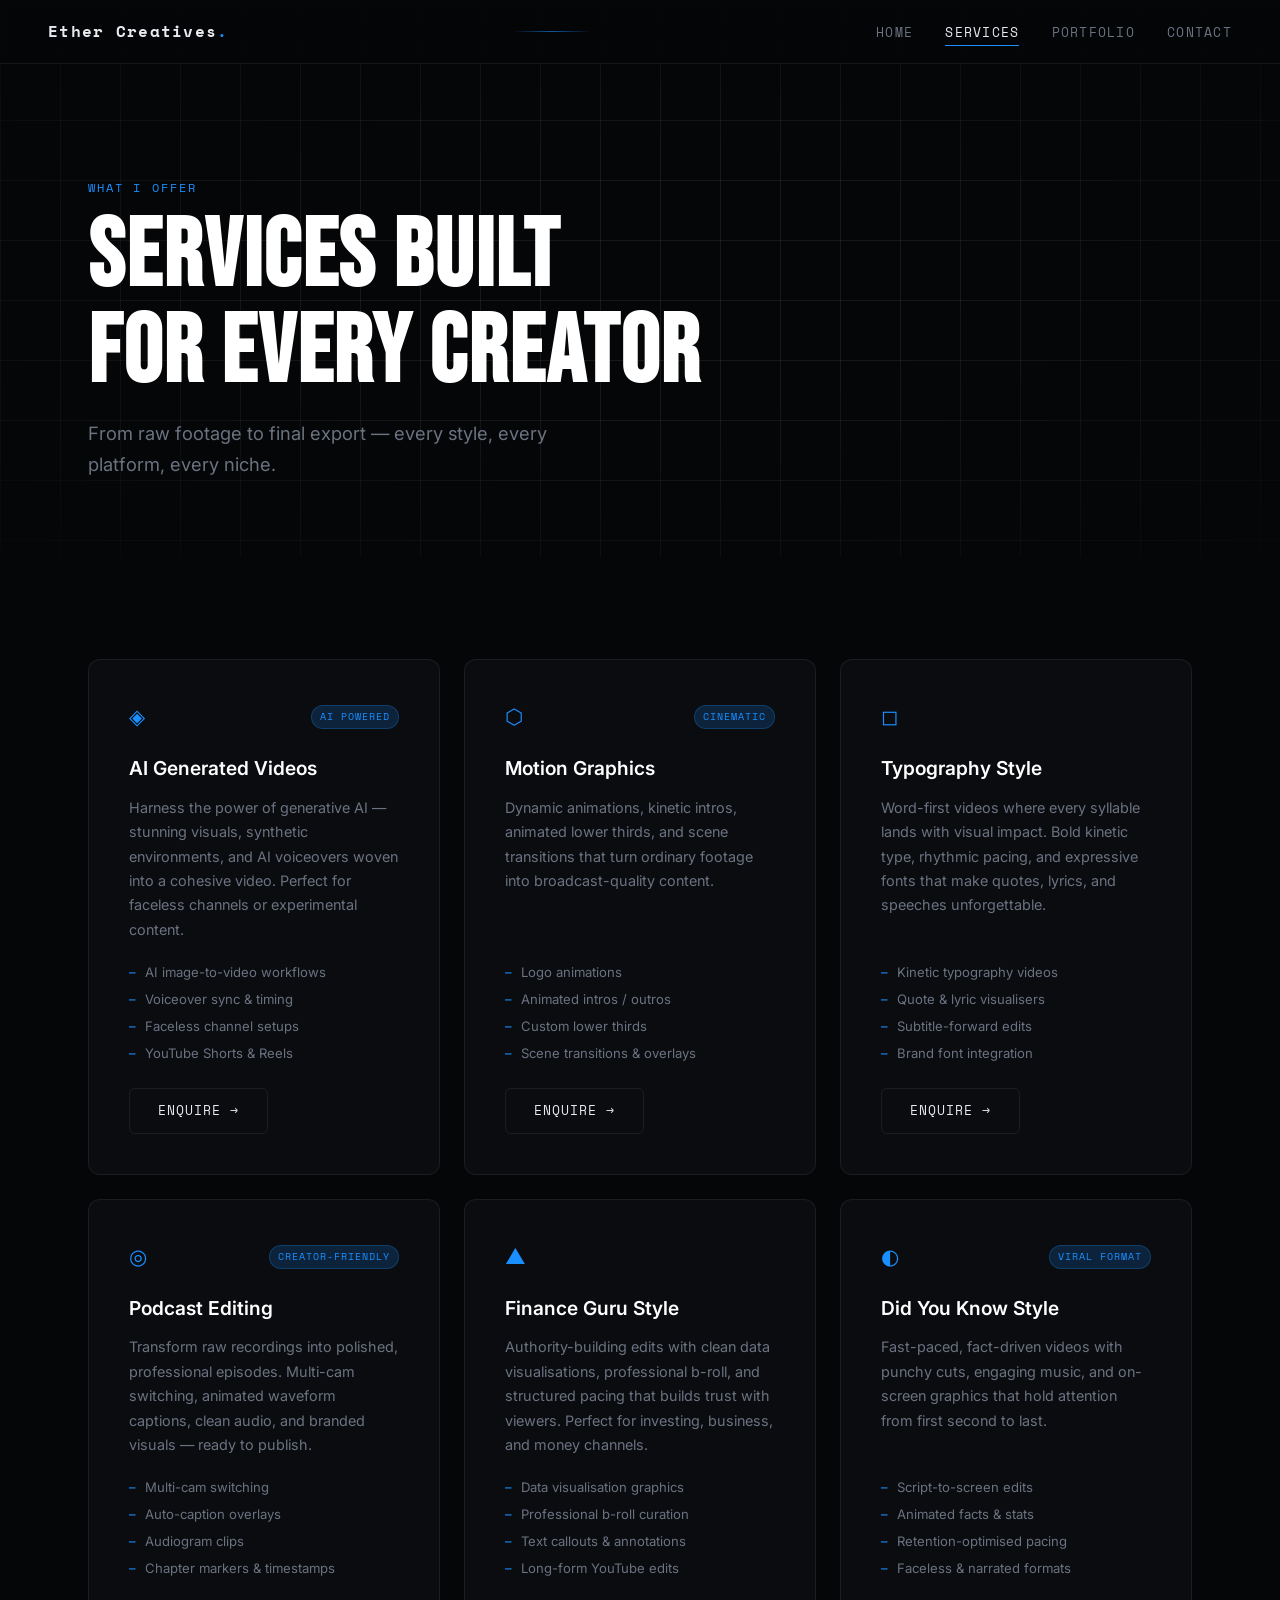
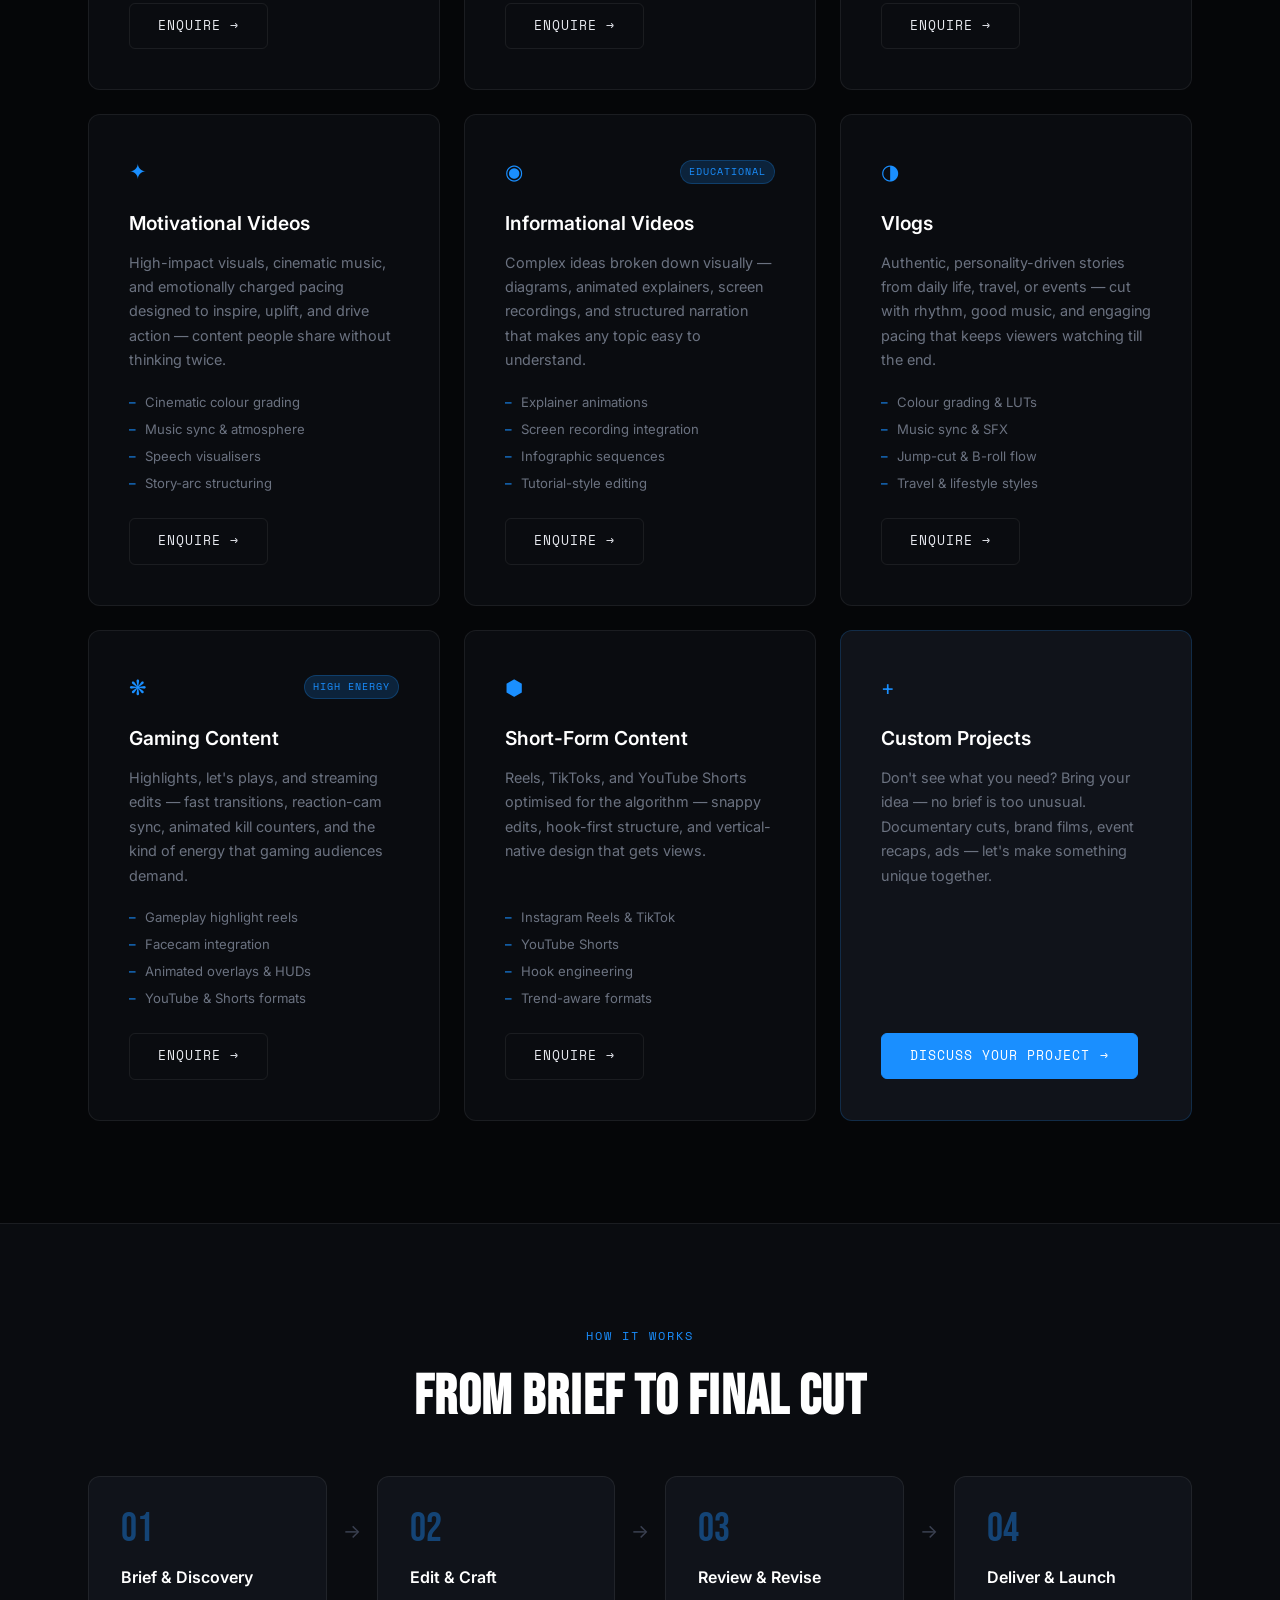
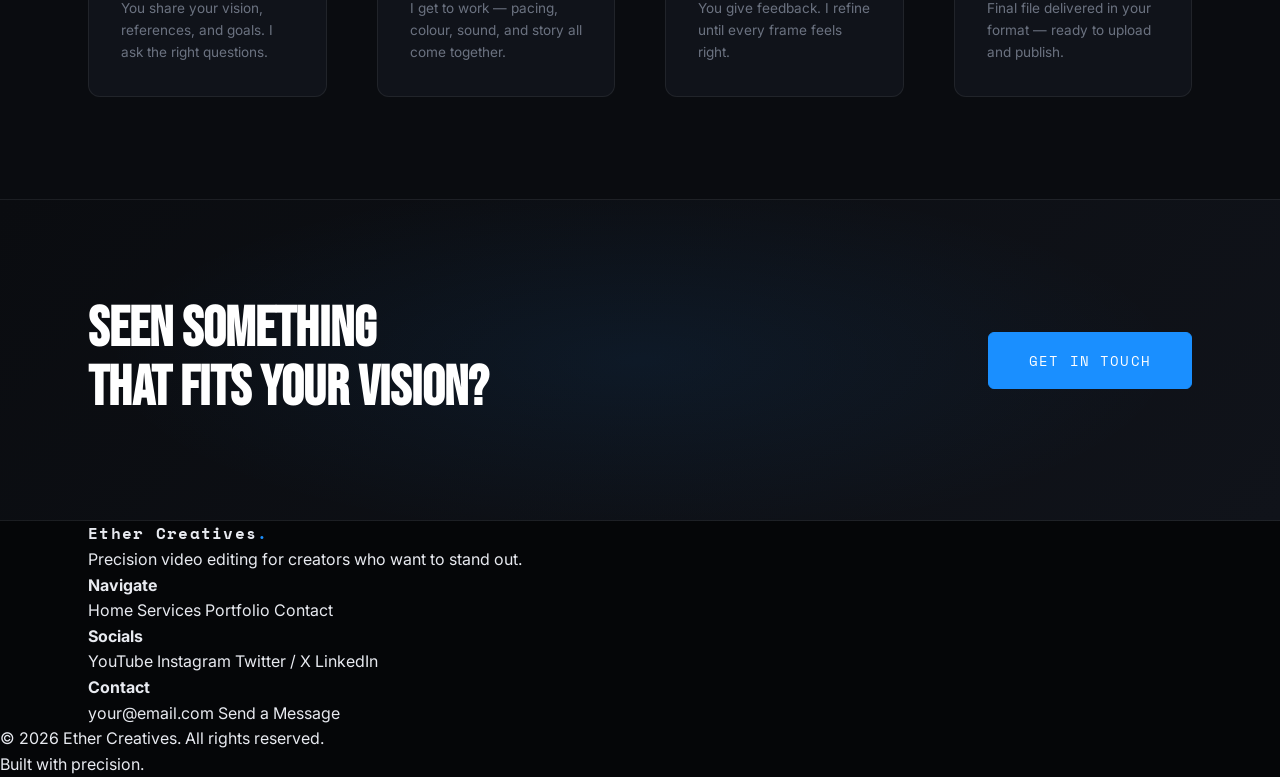
<file: services.html>
<!DOCTYPE html>
<html lang="en">
<head>
  <meta charset="UTF-8">
  <meta name="viewport" content="width=device-width, initial-scale=1.0">
  <title>Services — Ether Creatives</title>
  <link rel="stylesheet" href="style.css">
  <link rel="preconnect" href="https://fonts.googleapis.com">
  <link href="https://fonts.googleapis.com/css2?family=Bebas+Neue&family=Inter:wght@300;400;500;600&family=Space+Mono:wght@400;700&display=swap" rel="stylesheet">
</head>
<body>

  <nav class="nav" id="nav">
    <a href="index.html" class="nav-logo">Ether Creatives<span class="accent">.</span></a>
    <div class="nav-center"><span class="nav-line"></span></div>
    <button class="hamburger" id="hamburger" aria-label="Menu">
      <span></span><span></span><span></span>
    </button>
    <ul class="nav-links" id="navLinks">
      <li><a href="index.html">Home</a></li>
      <li><a href="services.html" class="active">Services</a></li>
      <li><a href="portfolio.html">Portfolio</a></li>
      <li><a href="contact.html">Contact</a></li>
    </ul>
  </nav>

  <div class="mobile-overlay" id="mobileOverlay">
    <ul>
      <li><a href="index.html" onclick="closeMenu()">Home</a></li>
      <li><a href="services.html" onclick="closeMenu()">Services</a></li>
      <li><a href="portfolio.html" onclick="closeMenu()">Portfolio</a></li>
      <li><a href="contact.html" onclick="closeMenu()">Contact</a></li>
    </ul>
    <div class="mobile-socials">
      <a href="mailto:your@email.com">Email</a>
      <a href="#" target="_blank">YouTube</a>
      <a href="#" target="_blank">Instagram</a>
    </div>
  </div>

  <!-- PAGE HERO -->
  <section class="page-hero">
    <div class="page-hero-bg">
      <div class="page-hero-grid"></div>
    </div>
    <div class="container page-hero-content">
      <p class="section-tag">What I Offer</p>
      <h1 class="page-title">Services Built<br>for Every Creator</h1>
      <p class="page-sub">From raw footage to final export — every style, every platform, every niche.</p>
    </div>
  </section>

  <!-- SERVICES FULL LIST -->
  <section class="section">
    <div class="container">
      <div class="services-full-grid">

        <div class="service-full-card reveal">
          <div class="sfc-top">
            <span class="sfc-icon">◈</span>
            <span class="sfc-badge">AI Powered</span>
          </div>
          <h3>AI Generated Videos</h3>
          <p>Harness the power of generative AI — stunning visuals, synthetic environments, and AI voiceovers woven into a cohesive video. Perfect for faceless channels or experimental content.</p>
          <ul class="sfc-list">
            <li>AI image-to-video workflows</li>
            <li>Voiceover sync & timing</li>
            <li>Faceless channel setups</li>
            <li>YouTube Shorts & Reels</li>
          </ul>
          <a href="contact.html" class="btn-ghost sfc-btn">Enquire →</a>
        </div>

        <div class="service-full-card reveal">
          <div class="sfc-top">
            <span class="sfc-icon">⬡</span>
            <span class="sfc-badge">Cinematic</span>
          </div>
          <h3>Motion Graphics</h3>
          <p>Dynamic animations, kinetic intros, animated lower thirds, and scene transitions that turn ordinary footage into broadcast-quality content.</p>
          <ul class="sfc-list">
            <li>Logo animations</li>
            <li>Animated intros / outros</li>
            <li>Custom lower thirds</li>
            <li>Scene transitions & overlays</li>
          </ul>
          <a href="contact.html" class="btn-ghost sfc-btn">Enquire →</a>
        </div>

        <div class="service-full-card reveal">
          <div class="sfc-top">
            <span class="sfc-icon">◻</span>
          </div>
          <h3>Typography Style</h3>
          <p>Word-first videos where every syllable lands with visual impact. Bold kinetic type, rhythmic pacing, and expressive fonts that make quotes, lyrics, and speeches unforgettable.</p>
          <ul class="sfc-list">
            <li>Kinetic typography videos</li>
            <li>Quote & lyric visualisers</li>
            <li>Subtitle-forward edits</li>
            <li>Brand font integration</li>
          </ul>
          <a href="contact.html" class="btn-ghost sfc-btn">Enquire →</a>
        </div>

        <div class="service-full-card reveal">
          <div class="sfc-top">
            <span class="sfc-icon">◎</span>
            <span class="sfc-badge">Creator-Friendly</span>
          </div>
          <h3>Podcast Editing</h3>
          <p>Transform raw recordings into polished, professional episodes. Multi-cam switching, animated waveform captions, clean audio, and branded visuals — ready to publish.</p>
          <ul class="sfc-list">
            <li>Multi-cam switching</li>
            <li>Auto-caption overlays</li>
            <li>Audiogram clips</li>
            <li>Chapter markers & timestamps</li>
          </ul>
          <a href="contact.html" class="btn-ghost sfc-btn">Enquire →</a>
        </div>

        <div class="service-full-card reveal">
          <div class="sfc-top">
            <span class="sfc-icon">▲</span>
          </div>
          <h3>Finance Guru Style</h3>
          <p>Authority-building edits with clean data visualisations, professional b-roll, and structured pacing that builds trust with viewers. Perfect for investing, business, and money channels.</p>
          <ul class="sfc-list">
            <li>Data visualisation graphics</li>
            <li>Professional b-roll curation</li>
            <li>Text callouts & annotations</li>
            <li>Long-form YouTube edits</li>
          </ul>
          <a href="contact.html" class="btn-ghost sfc-btn">Enquire →</a>
        </div>

        <div class="service-full-card reveal">
          <div class="sfc-top">
            <span class="sfc-icon">◐</span>
            <span class="sfc-badge">Viral Format</span>
          </div>
          <h3>Did You Know Style</h3>
          <p>Fast-paced, fact-driven videos with punchy cuts, engaging music, and on-screen graphics that hold attention from first second to last.</p>
          <ul class="sfc-list">
            <li>Script-to-screen edits</li>
            <li>Animated facts & stats</li>
            <li>Retention-optimised pacing</li>
            <li>Faceless & narrated formats</li>
          </ul>
          <a href="contact.html" class="btn-ghost sfc-btn">Enquire →</a>
        </div>

        <div class="service-full-card reveal">
          <div class="sfc-top">
            <span class="sfc-icon">✦</span>
          </div>
          <h3>Motivational Videos</h3>
          <p>High-impact visuals, cinematic music, and emotionally charged pacing designed to inspire, uplift, and drive action — content people share without thinking twice.</p>
          <ul class="sfc-list">
            <li>Cinematic colour grading</li>
            <li>Music sync & atmosphere</li>
            <li>Speech visualisers</li>
            <li>Story-arc structuring</li>
          </ul>
          <a href="contact.html" class="btn-ghost sfc-btn">Enquire →</a>
        </div>

        <div class="service-full-card reveal">
          <div class="sfc-top">
            <span class="sfc-icon">◉</span>
            <span class="sfc-badge">Educational</span>
          </div>
          <h3>Informational Videos</h3>
          <p>Complex ideas broken down visually — diagrams, animated explainers, screen recordings, and structured narration that makes any topic easy to understand.</p>
          <ul class="sfc-list">
            <li>Explainer animations</li>
            <li>Screen recording integration</li>
            <li>Infographic sequences</li>
            <li>Tutorial-style editing</li>
          </ul>
          <a href="contact.html" class="btn-ghost sfc-btn">Enquire →</a>
        </div>

        <div class="service-full-card reveal">
          <div class="sfc-top">
            <span class="sfc-icon">◑</span>
          </div>
          <h3>Vlogs</h3>
          <p>Authentic, personality-driven stories from daily life, travel, or events — cut with rhythm, good music, and engaging pacing that keeps viewers watching till the end.</p>
          <ul class="sfc-list">
            <li>Colour grading & LUTs</li>
            <li>Music sync & SFX</li>
            <li>Jump-cut & B-roll flow</li>
            <li>Travel & lifestyle styles</li>
          </ul>
          <a href="contact.html" class="btn-ghost sfc-btn">Enquire →</a>
        </div>

        <div class="service-full-card reveal">
          <div class="sfc-top">
            <span class="sfc-icon">❋</span>
            <span class="sfc-badge">High Energy</span>
          </div>
          <h3>Gaming Content</h3>
          <p>Highlights, let's plays, and streaming edits — fast transitions, reaction-cam sync, animated kill counters, and the kind of energy that gaming audiences demand.</p>
          <ul class="sfc-list">
            <li>Gameplay highlight reels</li>
            <li>Facecam integration</li>
            <li>Animated overlays & HUDs</li>
            <li>YouTube & Shorts formats</li>
          </ul>
          <a href="contact.html" class="btn-ghost sfc-btn">Enquire →</a>
        </div>

        <div class="service-full-card reveal">
          <div class="sfc-top">
            <span class="sfc-icon">⬢</span>
          </div>
          <h3>Short-Form Content</h3>
          <p>Reels, TikToks, and YouTube Shorts optimised for the algorithm — snappy edits, hook-first structure, and vertical-native design that gets views.</p>
          <ul class="sfc-list">
            <li>Instagram Reels & TikTok</li>
            <li>YouTube Shorts</li>
            <li>Hook engineering</li>
            <li>Trend-aware formats</li>
          </ul>
          <a href="contact.html" class="btn-ghost sfc-btn">Enquire →</a>
        </div>

        <div class="service-full-card reveal sfc-custom">
          <div class="sfc-top">
            <span class="sfc-icon">+</span>
          </div>
          <h3>Custom Projects</h3>
          <p>Don't see what you need? Bring your idea — no brief is too unusual. Documentary cuts, brand films, event recaps, ads — let's make something unique together.</p>
          <a href="contact.html" class="btn-primary sfc-btn">Discuss Your Project →</a>
        </div>

      </div>
    </div>
  </section>

  <!-- PROCESS -->
  <section class="section process-section">
    <div class="container">
      <div class="section-header centered">
        <p class="section-tag">How It Works</p>
        <h2 class="section-title">From Brief to Final Cut</h2>
      </div>
      <div class="process-steps">
        <div class="process-step reveal">
          <div class="step-num">01</div>
          <h4>Brief & Discovery</h4>
          <p>You share your vision, references, and goals. I ask the right questions.</p>
        </div>
        <div class="process-arrow">→</div>
        <div class="process-step reveal">
          <div class="step-num">02</div>
          <h4>Edit & Craft</h4>
          <p>I get to work — pacing, colour, sound, and story all come together.</p>
        </div>
        <div class="process-arrow">→</div>
        <div class="process-step reveal">
          <div class="step-num">03</div>
          <h4>Review & Revise</h4>
          <p>You give feedback. I refine until every frame feels right.</p>
        </div>
        <div class="process-arrow">→</div>
        <div class="process-step reveal">
          <div class="step-num">04</div>
          <h4>Deliver & Launch</h4>
          <p>Final file delivered in your format — ready to upload and publish.</p>
        </div>
      </div>
    </div>
  </section>

  <section class="cta-band">
    <div class="cta-band-bg"></div>
    <div class="container cta-band-inner">
      <h2>Seen Something<br>That Fits Your Vision?</h2>
      <a href="contact.html" class="btn-primary btn-large">Get In Touch</a>
    </div>
  </section>

  <footer class="footer">
    <div class="container footer-inner">
      <div class="footer-brand">
        <span class="nav-logo">Ether Creatives<span class="accent">.</span></span>
        <p>Precision video editing for creators who want to stand out.</p>
      </div>
      <div class="footer-links">
        <div class="footer-col">
          <h4>Navigate</h4>
          <a href="index.html">Home</a>
          <a href="services.html">Services</a>
          <a href="portfolio.html">Portfolio</a>
          <a href="contact.html">Contact</a>
        </div>
        <div class="footer-col">
          <h4>Socials</h4>
          <a href="#" target="_blank">YouTube</a>
          <a href="#" target="_blank">Instagram</a>
          <a href="#" target="_blank">Twitter / X</a>
          <a href="#" target="_blank">LinkedIn</a>
        </div>
        <div class="footer-col">
          <h4>Contact</h4>
          <a href="mailto:your@email.com">your@email.com</a>
          <a href="contact.html">Send a Message</a>
        </div>
      </div>
    </div>
    <div class="footer-bottom">
      <p>© 2026 Ether Creatives. All rights reserved.</p>
      <p class="footer-tag">Built with precision.</p>
    </div>
  </footer>

  <script src="main.js"></script>
</body>
</html>
</file>
<file: style.css>
/* ===========================
   AETHER EDITING — STYLE.CSS (IMPROVED)
   Dark Cinematic Portfolio
   =========================== */

/* ===================== DESIGN TOKENS ===================== */
:root {
  /* Color Palette */
  --bg: #050608;
  --surface: #0a0c10;
  --surface2: #10131a;
  --border: rgba(255,255,255,0.07);
  --accent: #1a8fff;
  --accent2: #00c8ff;
  --accent-glow: rgba(26,143,255,0.18);
  --accent-rgba-light: rgba(26,143,255,0.3);
  --accent-rgba-lighter: rgba(26,143,255,0.25);
  --text: #e8eaf0;
  --text-muted: #6b7280;
  --text-dim: #3a4050;
  --white: #ffffff;
  --success: #22c55e;
  --success-glow: rgba(34,197,94,0.2);

  /* Typography */
  --font-display: 'Bebas Neue', sans-serif;
  --font-body: 'Inter', sans-serif;
  --font-mono: 'Space Mono', monospace;

  /* Spacing Scale */
  --space-xs: 0.5rem;
  --space-sm: 1rem;
  --space-md: 1.5rem;
  --space-lg: 2rem;
  --space-xl: 2.5rem;

  /* Radii */
  --radius: 6px;
  --radius-lg: 12px;
  --radius-full: 20px;

  /* Shadows */
  --shadow-sm: 0 2px 8px rgba(0,0,0,0.2);
  --shadow-md: 0 4px 16px rgba(0,0,0,0.3);
  --shadow-lg: 0 8px 24px rgba(0,0,0,0.4);
  --shadow-accent: 0 0 20px rgba(0,200,255,0.3);

  /* Animation */
  --transition: 0.3s cubic-bezier(0.4,0,0.2,1);
  --duration-short: 0.2s;
  --duration-standard: 0.3s;
  --duration-long: 0.6s;

  /* Z-index Scale */
  --z-base: 1;
  --z-dropdown: 10;
  --z-sticky: 100;
  --z-modal: 999;
  --z-nav: 1000;
  --z-hamburger: 1100;
}

/* ===================== ACCESSIBILITY ===================== */
@media (prefers-reduced-motion: reduce) {
  *,
  *::before,
  *::after {
    animation-duration: 0.01ms !important;
    animation-iteration-count: 1 !important;
    transition-duration: 0.01ms !important;
    scroll-behavior: auto !important;
  }
}

/* ===================== RESET ===================== */
*,
*::before,
*::after {
  box-sizing: border-box;
  margin: 0;
  padding: 0;
}

html {
  scroll-behavior: smooth;
}

body {
  background: var(--bg);
  color: var(--text);
  font-family: var(--font-body);
  font-size: 16px;
  line-height: 1.6;
  overflow-x: hidden;
  -webkit-font-smoothing: antialiased;
  -moz-osx-font-smoothing: grayscale;
}

img {
  display: block;
  width: 100%;
  height: 100%;
  object-fit: cover;
}

a {
  color: inherit;
  text-decoration: none;
}

ul {
  list-style: none;
}

/* Form Inputs - Unified Styling */
select,
input,
textarea {
  font-family: var(--font-body);
  color: var(--text);
  background: var(--surface2);
  border: 1px solid var(--border);
  border-radius: var(--radius);
  padding: 12px 16px;
  width: 100%;
  font-size: 0.95rem;
  outline: none;
  transition: border-color var(--transition), box-shadow var(--transition);
  appearance: none;
  -webkit-appearance: none;
}

select:focus,
input:focus,
textarea:focus {
  border-color: var(--accent);
  box-shadow: 0 0 0 3px var(--accent-glow);
}

select:focus-visible,
input:focus-visible,
textarea:focus-visible {
  outline: 2px solid var(--accent);
  outline-offset: 2px;
}

select option {
  background: var(--surface2);
}

textarea {
  resize: vertical;
  min-height: 120px;
  font-family: var(--font-body);
}

button {
  cursor: pointer;
  border: none;
  background: none;
  font-family: var(--font-body);
}

/* Scrollbar */
::-webkit-scrollbar {
  width: 8px;
}

::-webkit-scrollbar-track {
  background: var(--bg);
}

::-webkit-scrollbar-thumb {
  background: var(--accent);
  border-radius: 4px;
}

::-webkit-scrollbar-thumb:hover {
  background: var(--accent2);
}

/* ===================== UTILITY CLASSES ===================== */
.truncate {
  overflow: hidden;
  text-overflow: ellipsis;
  white-space: nowrap;
}

.line-clamp-2 {
  display: -webkit-box;
  -webkit-line-clamp: 2;
  -webkit-box-orient: vertical;
  overflow: hidden;
}

.line-clamp-3 {
  display: -webkit-box;
  -webkit-line-clamp: 3;
  -webkit-box-orient: vertical;
  overflow: hidden;
}

/* ===================== NAVIGATION ===================== */
.nav {
  position: fixed;
  top: 0;
  left: 0;
  right: 0;
  z-index: var(--z-nav);
  display: flex;
  align-items: center;
  padding: 0 clamp(1rem, 4vw, 3rem);
  height: 64px;
  background: rgba(5, 6, 8, 0.85);
  backdrop-filter: blur(16px);
  border-bottom: 1px solid var(--border);
  transition: background var(--transition);
}

.nav.scrolled {
  background: rgba(5, 6, 8, 0.97);
}

.nav-logo {
  font-family: var(--font-mono);
  font-size: 1rem;
  font-weight: 700;
  letter-spacing: 0.08em;
  white-space: nowrap;
}

.nav-logo .accent {
  color: var(--accent);
}

.nav-center {
  flex: 1;
  display: flex;
  align-items: center;
  justify-content: center;
  padding: 0 2rem;
}

.nav-line {
  display: block;
  width: 80px;
  height: 1px;
  background: linear-gradient(90deg, transparent, var(--accent), transparent);
  opacity: 0.6;
  will-change: opacity;
}

.nav-links {
  display: flex;
  gap: 2rem;
  align-items: center;
}

.nav-links a {
  font-size: 0.8rem;
  font-family: var(--font-mono);
  letter-spacing: 0.1em;
  text-transform: uppercase;
  color: var(--text-muted);
  transition: color var(--transition);
  position: relative;
}

.nav-links a::after {
  content: '';
  position: absolute;
  bottom: -4px;
  left: 0;
  right: 0;
  height: 1px;
  background: var(--accent);
  transform: scaleX(0);
  transition: transform var(--transition);
  transform-origin: left;
  will-change: transform;
}

.nav-links a:hover,
.nav-links a.active {
  color: var(--text);
}

.nav-links a.active::after,
.nav-links a:hover::after {
  transform: scaleX(1);
}

.nav-links a:focus-visible {
  outline: 2px solid var(--accent);
  outline-offset: 4px;
}

/* Hamburger Menu */
.hamburger {
  display: none;
  flex-direction: column;
  gap: 5px;
  padding: 4px;
  z-index: var(--z-hamburger);
}

.hamburger span {
  display: block;
  width: 22px;
  height: 1.5px;
  background: var(--text);
  transition: all var(--transition);
  will-change: transform;
}

.hamburger.open span:nth-child(1) {
  transform: rotate(45deg) translate(4.5px, 4.5px);
}

.hamburger.open span:nth-child(2) {
  opacity: 0;
}

.hamburger.open span:nth-child(3) {
  transform: rotate(-45deg) translate(4.5px, -4.5px);
}

/* Mobile Overlay */
.mobile-overlay {
  position: fixed;
  inset: 0;
  background: rgba(5, 6, 8, 0.98);
  backdrop-filter: blur(20px);
  z-index: var(--z-modal);
  display: flex;
  flex-direction: column;
  align-items: center;
  justify-content: center;
  gap: 2rem;
  opacity: 0;
  pointer-events: none;
  transition: opacity var(--transition);
}

.mobile-overlay.open {
  opacity: 1;
  pointer-events: all;
}

.mobile-overlay ul {
  display: flex;
  flex-direction: column;
  gap: 1.5rem;
  text-align: center;
}

.mobile-overlay ul a {
  font-family: var(--font-display);
  font-size: 2.5rem;
  letter-spacing: 0.05em;
  color: var(--text-muted);
  transition: color var(--transition);
}

.mobile-overlay ul a:hover {
  color: var(--accent);
}

.mobile-overlay ul a:focus-visible {
  outline: 2px solid var(--accent);
  outline-offset: 8px;
}

.mobile-socials {
  display: flex;
  gap: 2rem;
  font-size: 0.85rem;
  font-family: var(--font-mono);
  color: var(--text-muted);
}

.mobile-socials a:hover {
  color: var(--accent);
}

.mobile-socials a:focus-visible {
  outline: 2px solid var(--accent);
  outline-offset: 4px;
}

/* ===================== HERO SECTION ===================== */
.hero {
  position: relative;
  min-height: 100vh;
  display: flex;
  flex-direction: column;
  justify-content: flex-end;
  padding: 0 clamp(1rem, 6vw, 5rem);
  padding-top: 64px;
  overflow: hidden;
}

.hero-bg {
  position: absolute;
  inset: 0;
  z-index: 0;
}

.hero-bg img {
  object-position: center top;
  filter: brightness(0.3) saturate(0.5);
  will-change: filter;
}

.hero-overlay {
  position: absolute;
  inset: 0;
  background: linear-gradient(
    180deg,
    rgba(5, 6, 8, 0.2) 0%,
    rgba(5, 6, 8, 0.5) 40%,
    rgba(5, 6, 8, 0.92) 75%,
    var(--bg) 100%
  );
}

/* Scan Line Animation */
.hero-scan {
  position: absolute;
  top: 0;
  left: 0;
  right: 0;
  height: 2px;
  background: linear-gradient(
    90deg,
    transparent 0%,
    var(--accent) 50%,
    transparent 100%
  );
  opacity: 0.7;
  z-index: 2;
  animation: scanDown 6s ease-in-out infinite;
  will-change: top, opacity;
}

@keyframes scanDown {
  0% {
    top: 64px;
    opacity: 0.7;
  }
  90% {
    top: 100%;
    opacity: 0.2;
  }
  100% {
    top: 100%;
    opacity: 0;
  }
}

/* Brackets */
.hero-bracket,
.frame-corner,
.form-bracket {
  position: absolute;
  width: 20px;
  height: 20px;
  z-index: 3;
}

.hero-bracket.tl {
  top: 80px;
  left: clamp(1rem, 4vw, 3rem);
  border-top: 1.5px solid var(--accent);
  border-left: 1.5px solid var(--accent);
}

.hero-bracket.tr {
  top: 80px;
  right: clamp(1rem, 4vw, 3rem);
  border-top: 1.5px solid var(--accent);
  border-right: 1.5px solid var(--accent);
}

.hero-bracket.bl {
  bottom: 20px;
  left: clamp(1rem, 4vw, 3rem);
  border-bottom: 1.5px solid var(--accent);
  border-left: 1.5px solid var(--accent);
}

.hero-bracket.br {
  bottom: 20px;
  right: clamp(1rem, 4vw, 3rem);
  border-bottom: 1.5px solid var(--accent);
  border-right: 1.5px solid var(--accent);
}

.hero-content {
  position: relative;
  z-index: 4;
  padding-bottom: 6rem;
  max-width: 860px;
}

.hero-eyebrow {
  display: flex;
  align-items: center;
  gap: 8px;
  font-family: var(--font-mono);
  font-size: 0.75rem;
  letter-spacing: 0.15em;
  color: var(--text-muted);
  text-transform: uppercase;
  margin-bottom: 1.2rem;
  animation: fadeUp 0.8s ease both 0.2s;
}

.dot {
  width: 6px;
  height: 6px;
  border-radius: 50%;
  background: var(--accent2);
  box-shadow: 0 0 8px var(--accent2);
  animation: pulse 2s ease infinite;
  will-change: opacity;
}

@keyframes pulse {
  0%,
  100% {
    opacity: 1;
  }
  50% {
    opacity: 0.4;
  }
}

.hero-title {
  font-family: var(--font-display);
  font-size: clamp(2.5rem, 12vw, 10rem);
  line-height: 0.9;
  letter-spacing: 0.02em;
  color: var(--white);
  margin-bottom: 1.5rem;
}

.hero-title .line1 {
  display: block;
  animation: fadeUp 0.8s ease both 0.3s;
}

.hero-title .line2 {
  display: block;
  color: transparent;
  -webkit-text-stroke: 1px rgba(255, 255, 255, 0.6);
  animation: fadeUp 0.8s ease both 0.45s;
}

.cursor-bar {
  color: var(--accent);
  -webkit-text-stroke: 0;
  animation: blink 1s step-end infinite;
  will-change: opacity;
}

@keyframes blink {
  0%,
  100% {
    opacity: 1;
  }
  50% {
    opacity: 0;
  }
}

@keyframes fadeUp {
  from {
    opacity: 0;
    transform: translateY(20px);
  }
  to {
    opacity: 1;
    transform: translateY(0);
  }
}

.hero-sub {
  font-size: clamp(1rem, 2vw, 1.2rem);
  color: var(--text-muted);
  max-width: 500px;
  margin-bottom: 2.5rem;
  line-height: 1.7;
  animation: fadeUp 0.8s ease both 0.6s;
}

.hero-cta {
  display: flex;
  gap: 1rem;
  flex-wrap: wrap;
  animation: fadeUp 0.8s ease both 0.75s;
}

/* Hero Stats */
.hero-stats {
  position: relative;
  z-index: 4;
  display: flex;
  align-items: center;
  gap: 2rem;
  padding: 1.5rem 0 2rem;
  border-top: 1px solid var(--border);
  animation: fadeUp 0.8s ease both 0.9s;
  flex-wrap: wrap;
}

.stat {
  display: flex;
  flex-direction: column;
}

.stat-num {
  font-family: var(--font-display);
  font-size: 2rem;
  color: var(--white);
  line-height: 1;
}

.stat-label {
  font-size: 0.7rem;
  font-family: var(--font-mono);
  color: var(--text-muted);
  letter-spacing: 0.08em;
  text-transform: uppercase;
  margin-top: 4px;
}

.stat-divider {
  width: 1px;
  height: 36px;
  background: var(--border);
}

/* Scroll Hint */
.scroll-hint {
  position: absolute;
  bottom: 2rem;
  right: clamp(1rem, 4vw, 3rem);
  z-index: 4;
  display: flex;
  flex-direction: column;
  align-items: center;
  gap: 8px;
  animation: fadeUp 0.8s ease both 1s;
}

.scroll-line {
  display: block;
  width: 1px;
  height: 60px;
  background: linear-gradient(180deg, transparent, var(--accent));
  animation: scrollLine 2s ease infinite;
  will-change: transform;
}

@keyframes scrollLine {
  0% {
    transform: scaleY(0);
    transform-origin: top;
  }
  50% {
    transform: scaleY(1);
    transform-origin: top;
  }
  51% {
    transform: scaleY(1);
    transform-origin: bottom;
  }
  100% {
    transform: scaleY(0);
    transform-origin: bottom;
  }
}

.scroll-text {
  font-family: var(--font-mono);
  font-size: 0.6rem;
  letter-spacing: 0.2em;
  color: var(--text-dim);
  writing-mode: vertical-rl;
}

/* ===================== MARQUEE ===================== */
.marquee-wrap {
  overflow: hidden;
  background: var(--surface);
  border-top: 1px solid var(--border);
  border-bottom: 1px solid var(--border);
  padding: 14px 0;
}

.marquee-track {
  display: flex;
  gap: 2rem;
  width: max-content;
  animation: marquee 25s linear infinite;
  white-space: nowrap;
  will-change: transform;
}

.marquee-track span {
  font-family: var(--font-mono);
  font-size: 0.7rem;
  letter-spacing: 0.15em;
  color: var(--text-muted);
  text-transform: uppercase;
}

.marquee-track .sep {
  color: var(--accent);
}

@keyframes marquee {
  from {
    transform: translateX(0);
  }
  to {
    transform: translateX(-50%);
  }
}

/* ===================== BUTTONS ===================== */
/* Base Button Card */
.card-base {
  background: var(--surface);
  border: 1px solid var(--border);
  border-radius: var(--radius-lg);
  padding: 2.5rem;
  transition: all var(--transition);
}

/* Primary Button */
.btn-primary {
  display: inline-flex;
  align-items: center;
  gap: 8px;
  padding: 12px 28px;
  background: var(--accent);
  color: var(--white);
  font-family: var(--font-mono);
  font-size: 0.8rem;
  letter-spacing: 0.08em;
  text-transform: uppercase;
  border-radius: var(--radius);
  transition: all var(--transition);
  border: 1px solid var(--accent);
  will-change: transform;
}

.btn-primary:hover {
  background: var(--accent2);
  border-color: var(--accent2);
  box-shadow: var(--shadow-accent);
  transform: translateY(-2px);
}

.btn-primary:focus-visible {
  outline: 2px solid var(--accent2);
  outline-offset: 2px;
}

.btn-primary:active {
  transform: translateY(0);
}

/* Ghost Button */
.btn-ghost {
  display: inline-flex;
  align-items: center;
  padding: 12px 28px;
  background: transparent;
  color: var(--text);
  font-family: var(--font-mono);
  font-size: 0.8rem;
  letter-spacing: 0.08em;
  text-transform: uppercase;
  border-radius: var(--radius);
  border: 1px solid var(--border);
  transition: all var(--transition);
}

.btn-ghost:hover {
  border-color: var(--accent);
  color: var(--accent);
  box-shadow: 0 0 12px rgba(26, 143, 255, 0.2);
}

.btn-ghost:focus-visible {
  outline: 2px solid var(--accent);
  outline-offset: 2px;
}

/* Button Modifiers */
.btn-large {
  padding: 16px 40px;
  font-size: 0.9rem;
}

.btn-full {
  width: 100%;
  justify-content: center;
}

/* ===================== LAYOUT ===================== */
.container {
  width: min(1200px, 100%);
  margin: 0 auto;
  padding: 0 clamp(1rem, 5vw, 3rem);
}

.section {
  padding: clamp(4rem, 8vw, 8rem) 0;
}

.section-header {
  display: flex;
  flex-wrap: wrap;
  align-items: flex-end;
  justify-content: space-between;
  gap: 1rem;
  margin-bottom: 3rem;
}

.section-header.centered {
  flex-direction: column;
  align-items: center;
  text-align: center;
}

.section-tag {
  font-family: var(--font-mono);
  font-size: 0.72rem;
  letter-spacing: 0.18em;
  text-transform: uppercase;
  color: var(--accent);
  margin-bottom: 0.5rem;
  display: block;
}

.section-title {
  font-family: var(--font-display);
  font-size: clamp(2rem, 5vw, 3.5rem);
  letter-spacing: 0.02em;
  color: var(--white);
  line-height: 1.05;
}

.section-link {
  font-family: var(--font-mono);
  font-size: 0.78rem;
  letter-spacing: 0.1em;
  color: var(--accent);
  text-transform: uppercase;
  transition: opacity var(--transition);
}

.section-link:hover {
  opacity: 0.7;
}

.section-link:focus-visible {
  outline: 2px solid var(--accent);
  outline-offset: 4px;
}

/* ===================== SERVICE CARDS (HOME) ===================== */
.services-grid-home {
  display: grid;
  grid-template-columns: repeat(auto-fill, minmax(300px, 1fr));
  gap: 1px;
  background: var(--border);
  border: 1px solid var(--border);
  border-radius: var(--radius-lg);
  overflow: hidden;
}

.service-card {
  background: var(--surface);
  padding: 2.5rem;
  position: relative;
  transition: background var(--transition), transform var(--transition);
  overflow: hidden;
}

.service-card::before {
  content: attr(data-index);
  position: absolute;
  top: 1.5rem;
  right: 1.5rem;
  font-family: var(--font-mono);
  font-size: 0.65rem;
  color: var(--text-dim);
  letter-spacing: 0.1em;
}

.service-card:hover {
  background: var(--surface2);
  transform: translateY(-2px);
}

.service-card:hover .card-icon {
  color: var(--accent);
}

.card-icon {
  font-size: 1.5rem;
  color: var(--text-dim);
  margin-bottom: 1.2rem;
  transition: color var(--transition);
}

.service-card h3 {
  font-size: 1.1rem;
  font-weight: 600;
  color: var(--white);
  margin-bottom: 0.75rem;
}

.service-card p {
  font-size: 0.9rem;
  color: var(--text-muted);
  line-height: 1.65;
}

.card-tag {
  display: inline-block;
  margin-top: 1rem;
  padding: 3px 10px;
  background: var(--accent-glow);
  color: var(--accent);
  font-family: var(--font-mono);
  font-size: 0.65rem;
  letter-spacing: 0.1em;
  border-radius: var(--radius-full);
  border: 1px solid var(--accent-rgba-lighter);
}

/* ===================== WHY SECTION ===================== */
.why-grid {
  display: grid;
  grid-template-columns: 1fr 1fr;
  gap: clamp(2rem, 6vw, 5rem);
  align-items: center;
}

.why-visual {
  position: relative;
}

.why-frame {
  position: relative;
  border-radius: var(--radius-lg);
  overflow: hidden;
  aspect-ratio: 4/3;
}

.why-frame img {
  object-fit: cover;
  filter: brightness(0.8) saturate(0.7);
  will-change: transform;
}

.why-frame:hover img {
  transform: scale(1.02);
}

.frame-corner {
  position: absolute;
  width: 16px;
  height: 16px;
  z-index: 2;
}

.frame-corner.tl {
  top: 12px;
  left: 12px;
  border-top: 1.5px solid var(--accent);
  border-left: 1.5px solid var(--accent);
}

.frame-corner.tr {
  top: 12px;
  right: 12px;
  border-top: 1.5px solid var(--accent);
  border-right: 1.5px solid var(--accent);
}

.frame-corner.bl {
  bottom: 12px;
  left: 12px;
  border-bottom: 1.5px solid var(--accent);
  border-left: 1.5px solid var(--accent);
}

.frame-corner.br {
  bottom: 12px;
  right: 12px;
  border-bottom: 1.5px solid var(--accent);
  border-right: 1.5px solid var(--accent);
}

.why-body {
  color: var(--text-muted);
  line-height: 1.8;
  margin: 1.5rem 0;
}

.why-list {
  display: flex;
  flex-direction: column;
  gap: 0.75rem;
  margin-bottom: 2rem;
}

.why-list li {
  display: flex;
  align-items: center;
  gap: 12px;
  font-size: 0.9rem;
  color: var(--text-muted);
}

.check {
  color: var(--accent);
  font-size: 0.85rem;
  flex-shrink: 0;
}

/* ===================== CTA BAND ===================== */
.cta-band {
  position: relative;
  padding: clamp(4rem, 8vw, 7rem) 0;
  overflow: hidden;
}

.cta-band-bg {
  position: absolute;
  inset: 0;
  background: linear-gradient(135deg, var(--surface) 0%, var(--surface2) 100%);
  border-top: 1px solid var(--border);
  border-bottom: 1px solid var(--border);
}

.cta-band-bg::before {
  content: '';
  position: absolute;
  inset: 0;
  background: radial-gradient(
    ellipse 60% 80% at 50% 50%,
    rgba(26, 143, 255, 0.08) 0%,
    transparent 70%
  );
}

.cta-band-inner {
  position: relative;
  z-index: 1;
  display: flex;
  align-items: center;
  justify-content: space-between;
  gap: 2rem;
  flex-wrap: wrap;
}

.cta-band-inner h2 {
  font-family: var(--font-display);
  font-size: clamp(2rem, 5vw, 3.5rem);
  color: var(--white);
  line-height: 1.05;
}

/* ===================== PAGE HERO ===================== */
.page-hero {
  position: relative;
  padding: clamp(8rem, 14vw, 12rem) 0 clamp(4rem, 6vw, 5rem);
  overflow: hidden;
}

.page-hero-bg {
  position: absolute;
  inset: 0;
  background: var(--bg);
}

.page-hero-grid {
  position: absolute;
  inset: 0;
  background-image: linear-gradient(var(--border) 1px, transparent 1px),
    linear-gradient(90deg, var(--border) 1px, transparent 1px);
  background-size: 60px 60px;
  mask-image: radial-gradient(
    ellipse 80% 80% at 50% 50%,
    black 30%,
    transparent 100%
  );
}

.page-hero-content {
  position: relative;
  z-index: 1;
}

.page-title {
  font-family: var(--font-display);
  font-size: clamp(3rem, 8vw, 6rem);
  color: var(--white);
  line-height: 1;
  letter-spacing: 0.02em;
  margin: 0.75rem 0 1rem;
}

.page-sub {
  font-size: clamp(1rem, 2vw, 1.15rem);
  color: var(--text-muted);
  max-width: 480px;
  line-height: 1.7;
}

/* ===================== SERVICES FULL ===================== */
.services-full-grid {
  display: grid;
  grid-template-columns: repeat(auto-fill, minmax(320px, 1fr));
  gap: 1.5rem;
}

.service-full-card {
  background: var(--surface);
  border: 1px solid var(--border);
  border-radius: var(--radius-lg);
  padding: 2.5rem;
  display: flex;
  flex-direction: column;
  gap: 0;
  transition: border-color var(--transition), transform var(--transition);
  position: relative;
  overflow: hidden;
}

.service-full-card::after {
  content: '';
  position: absolute;
  bottom: 0;
  left: 0;
  right: 0;
  height: 2px;
  background: linear-gradient(90deg, var(--accent), var(--accent2));
  transform: scaleX(0);
  transform-origin: left;
  transition: transform var(--transition);
  will-change: transform;
}

.service-full-card:hover {
  border-color: var(--accent-rgba-light);
  transform: translateY(-3px);
  box-shadow: var(--shadow-sm);
}

.service-full-card:hover::after {
  transform: scaleX(1);
}

.sfc-custom {
  border-color: rgba(26, 143, 255, 0.2);
  background: var(--surface2);
}

.sfc-top {
  display: flex;
  align-items: center;
  justify-content: space-between;
  margin-bottom: 1.2rem;
}

.sfc-icon {
  font-size: 1.3rem;
  color: var(--accent);
}

.sfc-badge {
  font-family: var(--font-mono);
  font-size: 0.62rem;
  letter-spacing: 0.1em;
  color: var(--accent);
  background: var(--accent-glow);
  border: 1px solid var(--accent-rgba-lighter);
  padding: 3px 8px;
  border-radius: var(--radius-full);
  text-transform: uppercase;
}

.service-full-card h3 {
  font-size: 1.2rem;
  font-weight: 600;
  color: var(--white);
  margin-bottom: 0.75rem;
}

.service-full-card p {
  font-size: 0.9rem;
  color: var(--text-muted);
  line-height: 1.7;
  margin-bottom: 1.2rem;
  flex: 1;
}

.sfc-list {
  display: flex;
  flex-direction: column;
  gap: 6px;
  margin-bottom: 1.5rem;
}

.sfc-list li {
  font-size: 0.82rem;
  color: var(--text-muted);
  padding-left: 1rem;
  position: relative;
}

.sfc-list li::before {
  content: '–';
  position: absolute;
  left: 0;
  color: var(--accent);
}

.sfc-btn {
  margin-top: auto;
  align-self: flex-start;
}

/* ===================== PROCESS ===================== */
.process-section {
  background: var(--surface);
  border-top: 1px solid var(--border);
}

.process-steps {
  display: flex;
  align-items: flex-start;
  gap: 1rem;
  flex-wrap: wrap;
  margin-top: 3rem;
}

.process-step {
  flex: 1;
  min-width: 160px;
  padding: 2rem;
  background: var(--surface2);
  border: 1px solid var(--border);
  border-radius: var(--radius-lg);
  transition: all var(--transition);
}

.process-step:hover {
  border-color: var(--accent-rgba-light);
  transform: translateY(-2px);
  background: var(--surface);
}

.step-num {
  font-family: var(--font-display);
  font-size: 2.5rem;
  color: var(--accent);
  opacity: 0.4;
  line-height: 1;
  margin-bottom: 1rem;
}

.process-step h4 {
  font-size: 1rem;
  font-weight: 600;
  color: var(--white);
  margin-bottom: 0.5rem;
}

.process-step p {
  font-size: 0.85rem;
  color: var(--text-muted);
  line-height: 1.6;
}

.process-arrow {
  font-size: 1.2rem;
  color: var(--text-dim);
  padding-top: 2.5rem;
  flex-shrink: 0;
}

/* ===================== FILTER BAR ===================== */
.filter-bar-wrap {
  background: var(--surface);
  border-bottom: 1px solid var(--border);
  position: sticky;
  top: 64px;
  z-index: var(--z-sticky);
}

.filter-bar {
  display: flex;
  gap: 0.5rem;
  padding: 1rem clamp(1rem, 5vw, 3rem);
  overflow-x: auto;
  scrollbar-width: none;
}

.filter-bar::-webkit-scrollbar {
  display: none;
}

.filter-btn {
  padding: 6px 16px;
  border-radius: var(--radius-full);
  font-family: var(--font-mono);
  font-size: 0.7rem;
  letter-spacing: 0.1em;
  text-transform: uppercase;
  color: var(--text-muted);
  background: transparent;
  border: 1px solid var(--border);
  white-space: nowrap;
  transition: all var(--transition);
  cursor: pointer;
}

.filter-btn:hover,
.filter-btn.active {
  background: var(--accent);
  border-color: var(--accent);
  color: var(--white);
}

.filter-btn:focus-visible {
  outline: 2px solid var(--accent);
  outline-offset: 2px;
}

/* ===================== PORTFOLIO GRID ===================== */
.portfolio-grid {
  display: grid;
  grid-template-columns: repeat(auto-fill, minmax(300px, 1fr));
  gap: 1.5rem;
}

.port-card {
  cursor: pointer;
  transition: transform var(--transition);
}

.port-card:focus-visible {
  outline: 2px solid var(--accent);
  outline-offset: 4px;
  border-radius: var(--radius-lg);
}

.port-thumb {
  position: relative;
  border-radius: var(--radius-lg);
  overflow: hidden;
  aspect-ratio: 16/10;
  background: var(--surface2);
}

.port-thumb img {
  transition: transform 0.5s ease, filter var(--transition);
  filter: brightness(0.8) saturate(0.7);
  will-change: transform, filter;
}

/* Vimeo iframe wrapper */
.vimeo-wrapper {
  position: absolute;
  inset: 0;
  width: 100%;
  height: 100%;
}

.vimeo-wrapper iframe {
  position: absolute;
  top: 0;
  left: 0;
  width: 100%;
  height: 100%;
  border: 0;
}

.port-card:hover .port-thumb img {
  transform: scale(1.05);
  filter: brightness(0.5) saturate(0.5);
}

.port-overlay {
  position: absolute;
  inset: 0;
  display: flex;
  flex-direction: column;
  align-items: center;
  justify-content: center;
  opacity: 0;
  transition: opacity var(--transition);
  background: rgba(5, 6, 8, 0.3);
}

.port-card:hover .port-overlay {
  opacity: 1;
}

.play-btn {
  width: 52px;
  height: 52px;
  border-radius: 50%;
  background: var(--accent);
  display: flex;
  align-items: center;
  justify-content: center;
  font-size: 1rem;
  color: var(--white);
  margin-bottom: 1rem;
  box-shadow: var(--shadow-accent);
  transition: transform var(--transition), box-shadow var(--transition);
  will-change: transform;
}

.play-btn:hover {
  transform: scale(1.1);
  box-shadow: 0 0 30px rgba(0, 200, 255, 0.5);
}

.port-info {
  text-align: center;
  padding: 0 1rem;
}

.port-info h4 {
  font-size: 0.95rem;
  font-weight: 600;
  color: var(--white);
}

.port-info span {
  font-size: 0.78rem;
  color: var(--text-muted);
  font-family: var(--font-mono);
}

.port-meta {
  display: flex;
  align-items: center;
  justify-content: space-between;
  padding: 0.75rem 0 0;
}

.port-cat-tag {
  font-family: var(--font-mono);
  font-size: 0.68rem;
  letter-spacing: 0.1em;
  color: var(--accent);
  text-transform: uppercase;
}

.port-duration {
  font-family: var(--font-mono);
  font-size: 0.72rem;
  color: var(--text-dim);
}

.port-card.hidden {
  display: none;
}

/* ===================== TESTIMONIALS ===================== */
.testimonials-section {
  background: var(--surface);
  border-top: 1px solid var(--border);
}

.testimonials-grid {
  display: grid;
  grid-template-columns: repeat(auto-fill, minmax(280px, 1fr));
  gap: 1.5rem;
  margin-top: 3rem;
}

.testi-card {
  background: var(--bg);
  border: 1px solid var(--border);
  border-radius: var(--radius-lg);
  padding: 2rem;
  transition: all var(--transition);
}

.testi-card:hover {
  border-color: var(--accent-rgba-light);
  box-shadow: var(--shadow-sm);
  transform: translateY(-2px);
}

.testi-card:focus-visible {
  outline: 2px solid var(--accent);
  outline-offset: 2px;
}

.testi-stars {
  color: var(--accent);
  font-size: 0.9rem;
  margin-bottom: 1rem;
  letter-spacing: 2px;
}

.testi-card p {
  font-size: 0.9rem;
  color: var(--text-muted);
  line-height: 1.75;
  margin-bottom: 1.5rem;
  font-style: italic;
}

.testi-author {
  display: flex;
  align-items: center;
  gap: 12px;
}

.testi-avatar {
  width: 40px;
  height: 40px;
  border-radius: 50%;
  background: var(--accent-glow);
  border: 1px solid var(--accent);
  display: flex;
  align-items: center;
  justify-content: center;
  font-family: var(--font-mono);
  font-size: 0.7rem;
  color: var(--accent);
  flex-shrink: 0;
}

.testi-author strong {
  display: block;
  font-size: 0.9rem;
  color: var(--white);
}

.testi-author span {
  font-size: 0.75rem;
  color: var(--text-muted);
  font-family: var(--font-mono);
}

/* ===================== CONTACT ===================== */
.contact-section {
  padding-top: 4rem;
}

.contact-grid {
  display: grid;
  grid-template-columns: 1fr 1.4fr;
  gap: clamp(2rem, 6vw, 5rem);
  align-items: start;
}

.ci-block {
  margin-bottom: 2.5rem;
}

.ci-body {
  color: var(--text-muted);
  line-height: 1.8;
  margin-top: 1.5rem;
  font-size: 0.95rem;
}

.ci-contacts {
  display: flex;
  flex-direction: column;
  gap: 1rem;
  margin-bottom: 2rem;
}

.ci-item {
  display: flex;
  align-items: center;
  gap: 1rem;
  padding: 1rem 1.2rem;
  background: var(--surface);
  border: 1px solid var(--border);
  border-radius: var(--radius);
  transition: all var(--transition);
}

.ci-item:hover {
  border-color: var(--accent);
  background: var(--surface2);
  transform: translateX(4px);
}

.ci-item:focus-visible {
  outline: 2px solid var(--accent);
  outline-offset: 2px;
}

.ci-icon {
  width: 36px;
  height: 36px;
  border-radius: 50%;
  background: var(--accent-glow);
  border: 1px solid var(--accent-rgba-lighter);
  display: flex;
  align-items: center;
  justify-content: center;
  color: var(--accent);
  font-size: 0.85rem;
  flex-shrink: 0;
}

.ci-item strong {
  display: block;
  font-size: 0.9rem;
  color: var(--white);
  margin-bottom: 2px;
}

.ci-item span {
  font-size: 0.8rem;
  color: var(--text-muted);
  font-family: var(--font-mono);
}

.ci-availability {
  display: flex;
  align-items: center;
  gap: 10px;
  font-size: 0.8rem;
  font-family: var(--font-mono);
  color: var(--text-muted);
}

.avail-dot {
  width: 8px;
  height: 8px;
  border-radius: 50%;
  background: var(--success);
  box-shadow: 0 0 8px var(--success);
  animation: pulse 2s ease infinite;
  will-change: opacity;
}

/* ===================== FORM ===================== */
.contact-form-wrap {
  position: sticky;
  top: 80px;
  z-index: 10;
}

.contact-form-card {
  background: var(--surface);
  border: 1px solid var(--border);
  border-radius: var(--radius-lg);
  padding: clamp(1.5rem, 4vw, 2.5rem);
  position: relative;
  box-shadow: var(--shadow-md);
}

.form-bracket {
  width: 14px;
  height: 14px;
}

.form-bracket.tl {
  top: 12px;
  left: 12px;
  border-top: 1.5px solid var(--accent);
  border-left: 1.5px solid var(--accent);
}

.form-bracket.tr {
  top: 12px;
  right: 12px;
  border-top: 1.5px solid var(--accent);
  border-right: 1.5px solid var(--accent);
}

.form-bracket.bl {
  bottom: 12px;
  left: 12px;
  border-bottom: 1.5px solid var(--accent);
  border-left: 1.5px solid var(--accent);
}

.form-bracket.br {
  bottom: 12px;
  right: 12px;
  border-bottom: 1.5px solid var(--accent);
  border-right: 1.5px solid var(--accent);
}

.form-title {
  font-size: 1.3rem;
  font-weight: 600;
  color: var(--white);
  margin-bottom: 0.4rem;
}

.form-sub {
  font-size: 0.85rem;
  color: var(--text-muted);
  margin-bottom: 1.5rem;
}

.form-row {
  display: grid;
  grid-template-columns: 1fr 1fr;
  gap: 1rem;
}

.form-group {
  display: flex;
  flex-direction: column;
  gap: 6px;
  margin-bottom: 1rem;
}

label {
  font-size: 0.75rem;
  font-family: var(--font-mono);
  letter-spacing: 0.08em;
  color: var(--text-muted);
  text-transform: uppercase;
  font-weight: 500;
}

/* ===================== RESPONSIVE ===================== */
@media (max-width: 1024px) {
  .why-grid {
    grid-template-columns: 1fr;
  }

  .contact-grid {
    grid-template-columns: 1fr;
  }

  .form-row {
    grid-template-columns: 1fr;
  }
}

@media (max-width: 768px) {
  .hero-title {
    font-size: clamp(2rem, 10vw, 6rem);
  }

  .nav-links {
    display: none;
  }

  .hamburger {
    display: flex;
  }

  .hero-stats {
    gap: 1rem;
    padding: 1rem 0;
  }

  .stat-divider {
    display: none;
  }

  .services-grid-home {
    grid-template-columns: 1fr;
  }

  .services-full-grid {
    grid-template-columns: 1fr;
  }

  .why-grid {
    grid-template-columns: 1fr;
  }

  .contact-grid {
    grid-template-columns: 1fr;
  }

  .section-header {
    gap: 1rem;
    justify-content: center;
    text-align: center;
  }

  .cta-band-inner {
    justify-content: center;
    text-align: center;
  }

  .process-steps {
    flex-direction: column;
  }

  .scroll-hint {
    display: none;
  }
}

@media (max-width: 480px) {
  .hero {
    padding: 0 1rem;
  }

  .hero-title {
    font-size: clamp(1.5rem, 8vw, 4rem);
    line-height: 1;
  }

  .hero-sub {
    font-size: 1rem;
  }

  .hero-cta {
    flex-direction: column;
  }

  .btn-full {
    width: 100%;
  }

  .stat {
    flex: 1;
  }

  .marquee-track {
    animation: marquee 15s linear infinite;
  }

  .nav {
    padding: 0 1rem;
  }

  .portfolio-grid {
    grid-template-columns: 1fr;
  }

  .filter-bar {
    padding: 0.75rem 1rem;
  }
   }
</file>
